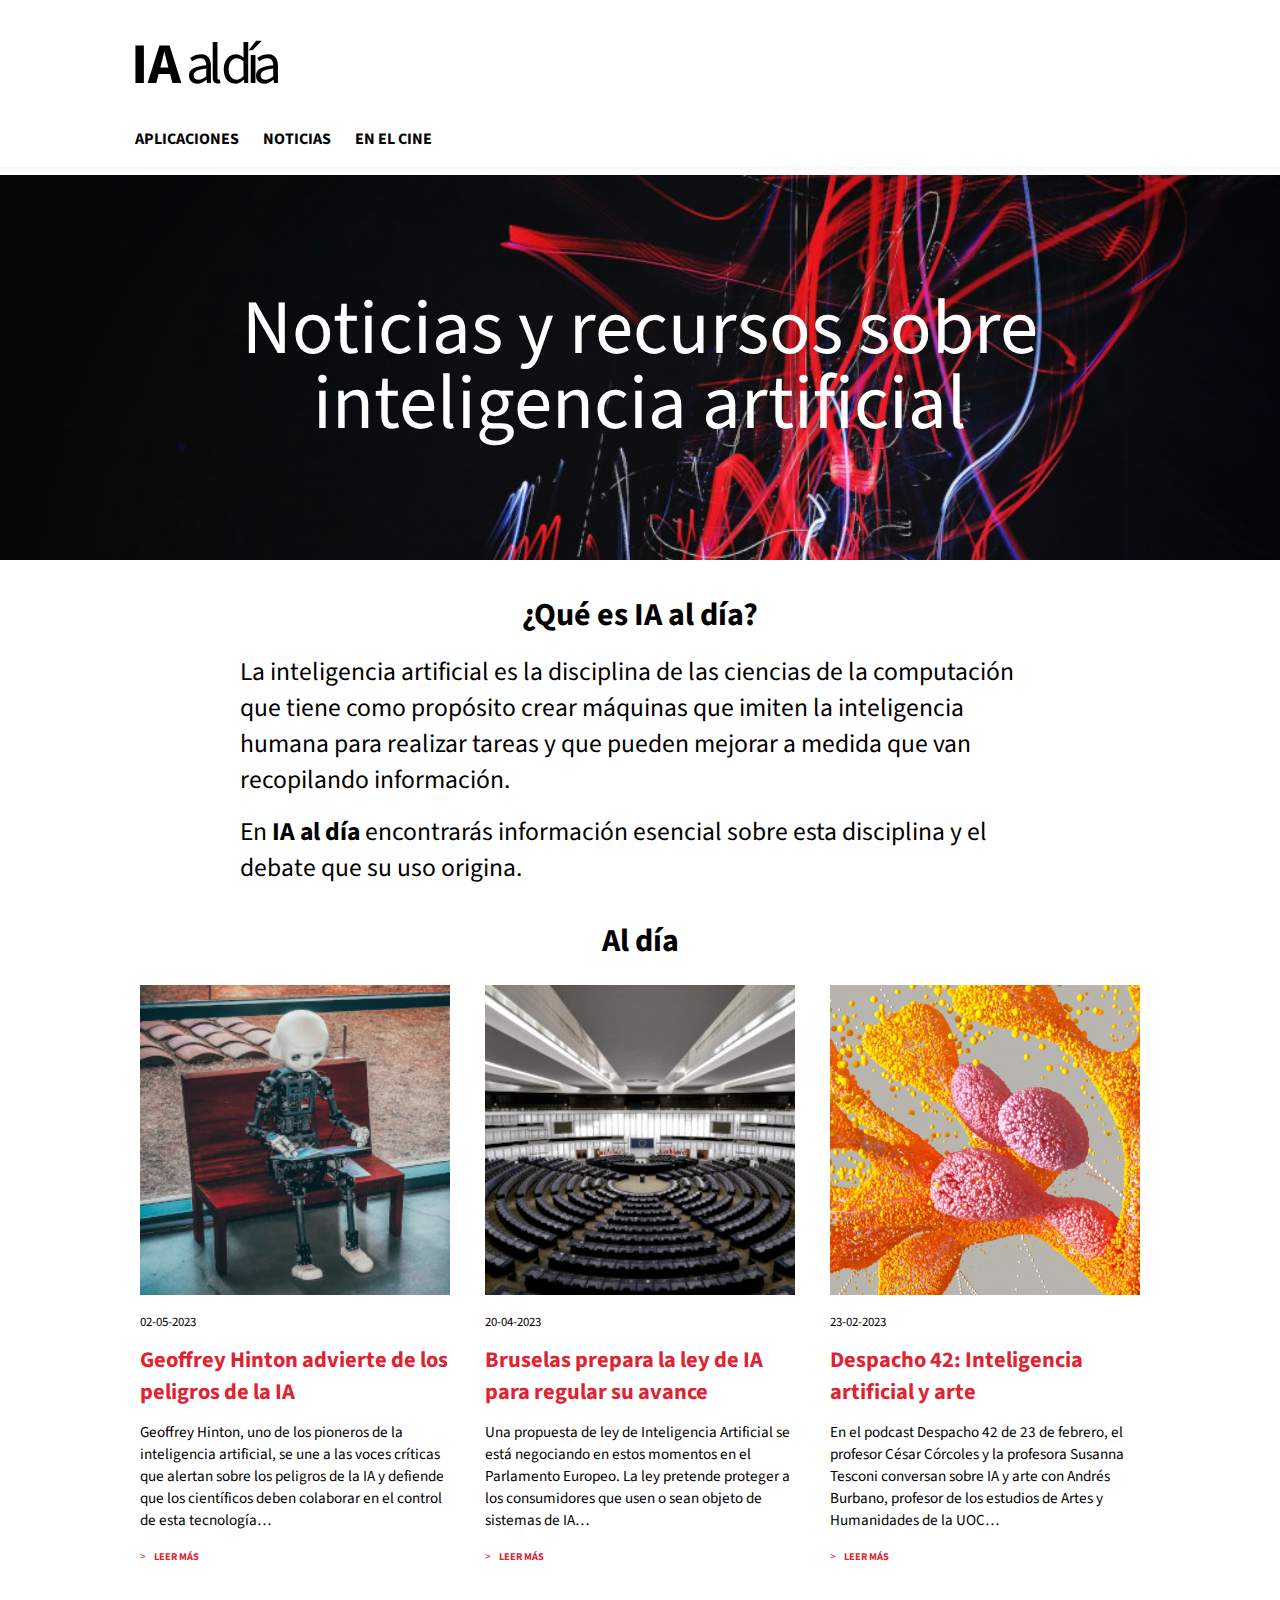
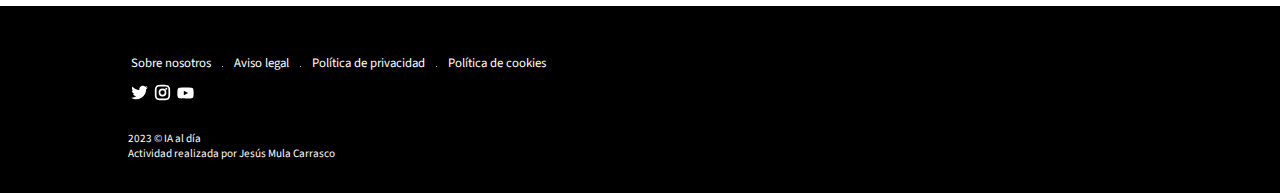
<file: index.html>
<!DOCTYPE html>
<html lang="es">
<head>
    <meta charset="UTF-8">
    <meta name="viewport" content="width=device-width, initial-scale=1.0">
    <title>Noticias IA</title>
    <link rel="stylesheet" href="css/style.css">
</head>
<body>
    <header>
        <h1><a href="index.html"><strong>IA</strong> al día</a></h1>
    </header>
    <nav id="sticky">
        <ul>
            <li><a href="aplicaciones.html">aplicaciones</a></li>
            <li><a href="">noticias</a></li>
            <li><a href="en-el-cine.html">en el cine</a></li>
        </ul>
    </nav>
    <main>
        <div>
            <h2>Noticias y recursos sobre inteligencia artificial</h2>
        </div>
        <article>
            <h3>¿Qué es IA al día?</h3>
            <p>La inteligencia artificial es la disciplina de las ciencias de la computación que tiene como propósito crear máquinas que imiten la inteligencia humana para realizar tareas y que pueden mejorar a medida que van recopilando información.</p>
            <p>En <strong>IA al día</strong> encontrarás información esencial sobre esta disciplina y el debate que su uso origina.</p>
        </article>
        <article>
            <h3 id="aldia">Al día</h3>
            <div>
                <section>
                    <figure>
                        <img src="img/n-geoffrey-hinton-thumbnail.jpg" alt="Robot en un banco contemblando una tablet">
                        <figcaption>02-05-2023</figcaption>
                    </figure>
                    <h4><a class="rojo-sin-sub" href="">Geoffrey Hinton advierte de los peligros de la IA</a></h4>
                    <p>Geoffrey Hinton, uno de los pioneros de la inteligencia artificial, se une a las voces críticas que alertan sobre los peligros de la IA y defiende que los científicos deben colaborar en el control de esta tecnología…</p>
                    <a class="rojo-sin-sub flecha" href="">LEER MÁS</a>
                </section>
                <section>
                    <figure>
                        <img src="img/n-ue-ia-thumbnail.jpg" alt="Imagen del parlamento europeo">
                        <figcaption>20-04-2023</figcaption>
                    </figure>
                    <h4><a class="rojo-sin-sub" href="">Bruselas prepara la ley de IA para regular su avance</a></h4>
                    <p>Una propuesta de ley de Inteligencia Artificial se está negociando en estos momentos en el Parlamento Europeo. La ley pretende proteger a los consumidores que usen o sean objeto de sistemas de IA…</p>
                    <a class="rojo-sin-sub flecha" href="">LEER MÁS</a>
                </section>
                <section>
                    <figure>
                        <div><img src="img/n-despacho42.jpg" alt="Imagen artística generada por IA representando ramas redondeadas de color naranja y rosa formadas por pequeñas bolitas"></div>
                        <figcaption>23-02-2023</figcaption>
                    </figure>
                    <h4><a class="rojo-sin-sub" href="despacho-42.html">Despacho 42: Inteligencia artificial y arte</a></h4>
                    <p>En el podcast Despacho 42 de 23 de febrero, el profesor César Córcoles y la profesora Susanna Tesconi conversan sobre IA y arte con Andrés Burbano, profesor de los estudios de Artes y Humanidades de la UOC…</p>
                    <a class="rojo-sin-sub flecha" href="despacho-42.html">LEER MÁS</a>
                </section>
            </div>
            
        </article>
    </main>
    <footer>
        <div>
            <ul>
                <li><a href="">Sobre nosotros</a></li>
                <li><a href="">Aviso legal</a></li>
                <li><a href="">Política de privacidad</a></li>
                <li><a href="">Política de cookies</a></li>
            </ul>
            <div id="rrss">
                <a href=""><img src="img/twitter.svg" alt="twitter"></a>
                <a href=""><img src="img/instagram.svg" alt="instagram"></a>
                <a href=""><img src="img/youtube.svg" alt="youtube"></a>
            </div>
            <div>
                <p>2023 © IA al día</p>
                <p>Actividad realizada por Jesús Mula Carrasco</p>
            </div>
        </div>
    </footer>
</body>
</html>
</file>
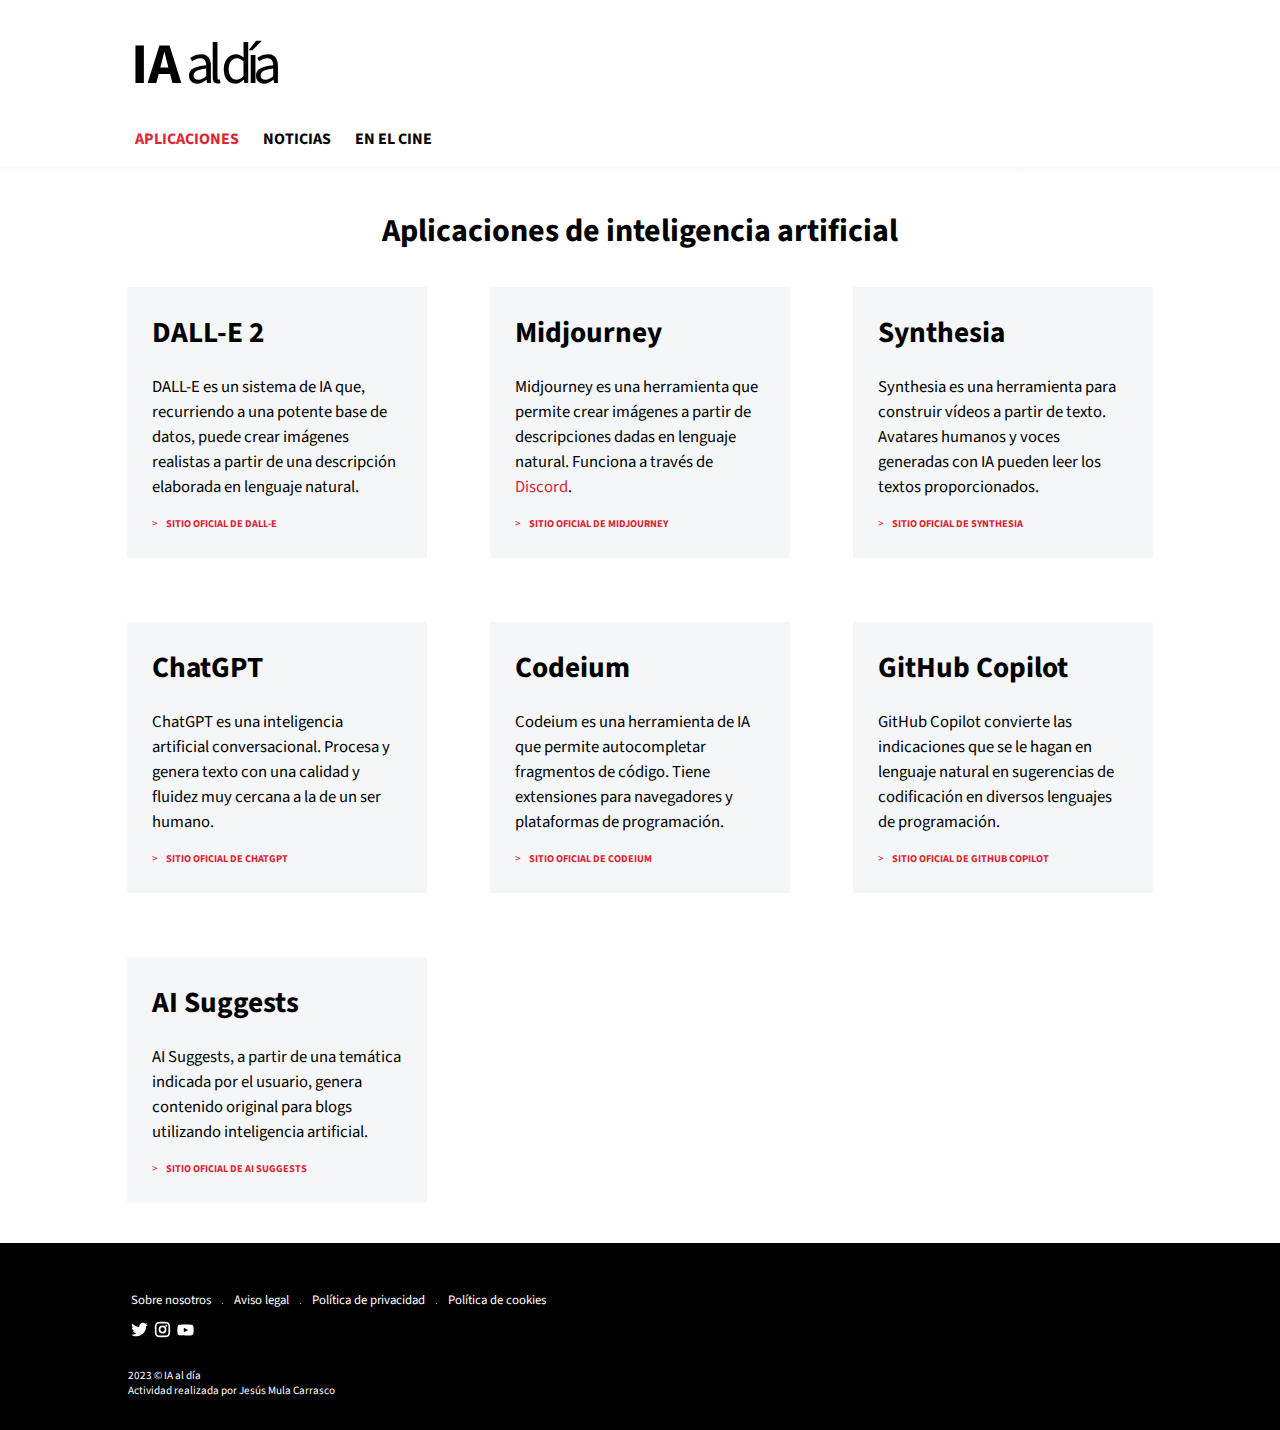
<file: aplicaciones.html>
<!DOCTYPE html>
<html lang="es">
<head>
    <meta charset="UTF-8">
    <meta name="viewport" content="width=device-width, initial-scale=1.0">
    <title>Aplicaciones inteligencia artificial</title>
    <link rel="stylesheet" href="css/style.css">
</head>
<body>
    <header>
        <h1><a href="index.html"><strong>IA</strong> al día</a></h1>
    </header>
    <nav id="sticky">
        <ul>
            <li><a id="activo" href="aplicaciones.html">aplicaciones</a></li>
            <li><a href="">noticias</a></li>
            <li><a href="en-el-cine.html">en el cine</a></li>
        </ul>
    </nav>
    <h2 id="titulo">Aplicaciones de inteligencia artificial</h2>
    <main id="app">
        <article>
            <h3>DALL-E 2</h3>
            <p>DALL-E es un sistema de IA que, recurriendo a una potente base de datos, puede crear imágenes realistas a partir de una descripción elaborada en lenguaje natural.</p>
            <a class="rojo-sin-sub flecha" href="https://openai.com/product/dall-e-2">Sitio oficial de DALL-E</a>
        </article>
        <article>
            <h3>Midjourney</h3>
            <p>Midjourney es una herramienta que permite crear imágenes a partir de descripciones dadas en lenguaje natural. Funciona a través de <a href="https://discord.com">Discord</a>.</p>
            <a class="rojo-sin-sub flecha" href="https://www.midjourney.com/home/">Sitio oficial de Midjourney</a>
        </article>
        <article>
            <h3>Synthesia</h3>
            <p>Synthesia es una herramienta para construir vídeos a partir de texto. Avatares humanos y voces generadas con IA pueden leer los textos proporcionados.</p>
            <a class="rojo-sin-sub flecha" href="https://www.synthesia.io/">Sitio oficial de Synthesia</a>
        </article>
        <article>
            <h3>ChatGPT</h3>
            <p>ChatGPT es una inteligencia artificial conversacional. Procesa y genera texto con una calidad y fluidez muy cercana a la de un ser humano.</p>
            <a class="rojo-sin-sub flecha" href="https://chat.openai.com/">Sitio oficial de ChatGPT</a>
        </article>
        <article>
            <h3>Codeium</h3>
            <p>Codeium es una herramienta de IA que permite autocompletar fragmentos de código. Tiene extensiones para navegadores y plataformas de programación.</p>
            <a class="rojo-sin-sub flecha" href="https://codeium.com/">Sitio oficial de Codeium</a>
        </article>
        <article>
            <h3>GitHub Copilot</h3>
            <p>GitHub Copilot convierte las indicaciones que se le hagan en lenguaje natural en sugerencias de codificación en diversos lenguajes de programación.</p>
            <a class="rojo-sin-sub flecha" href="https://github.com/features/copilot">Sitio oficial de GitHub Copilot</a>
        </article>
        <article>
            <h3>AI Suggests</h3>
            <p>AI Suggests, a partir de una temática indicada por el usuario, genera contenido original para blogs utilizando inteligencia artificial.</p>
            <a class="rojo-sin-sub flecha" href="https://ai-suggests.com/">Sitio oficial de AI Suggests</a>
        </article>
    </main>
    <footer>
        <div>
            <ul>
                <li><a href="">Sobre nosotros</a></li>
                <li><a href="">Aviso legal</a></li>
                <li><a href="">Política de privacidad</a></li>
                <li><a href="">Política de cookies</a></li>
            </ul>
            <div id="rrss">
                <a href=""><img src="img/twitter.svg" alt="twitter"></a>
                <a href=""><img src="img/instagram.svg" alt="instagram"></a>
                <a href=""><img src="img/youtube.svg" alt="youtube"></a>
            </div>
            <div>
                <p>2023 © IA al día</p>
                <p>Actividad realizada por Jesús Mula Carrasco</p>
            </div>
        </div>
    </footer>
</body>
</html>
</file>
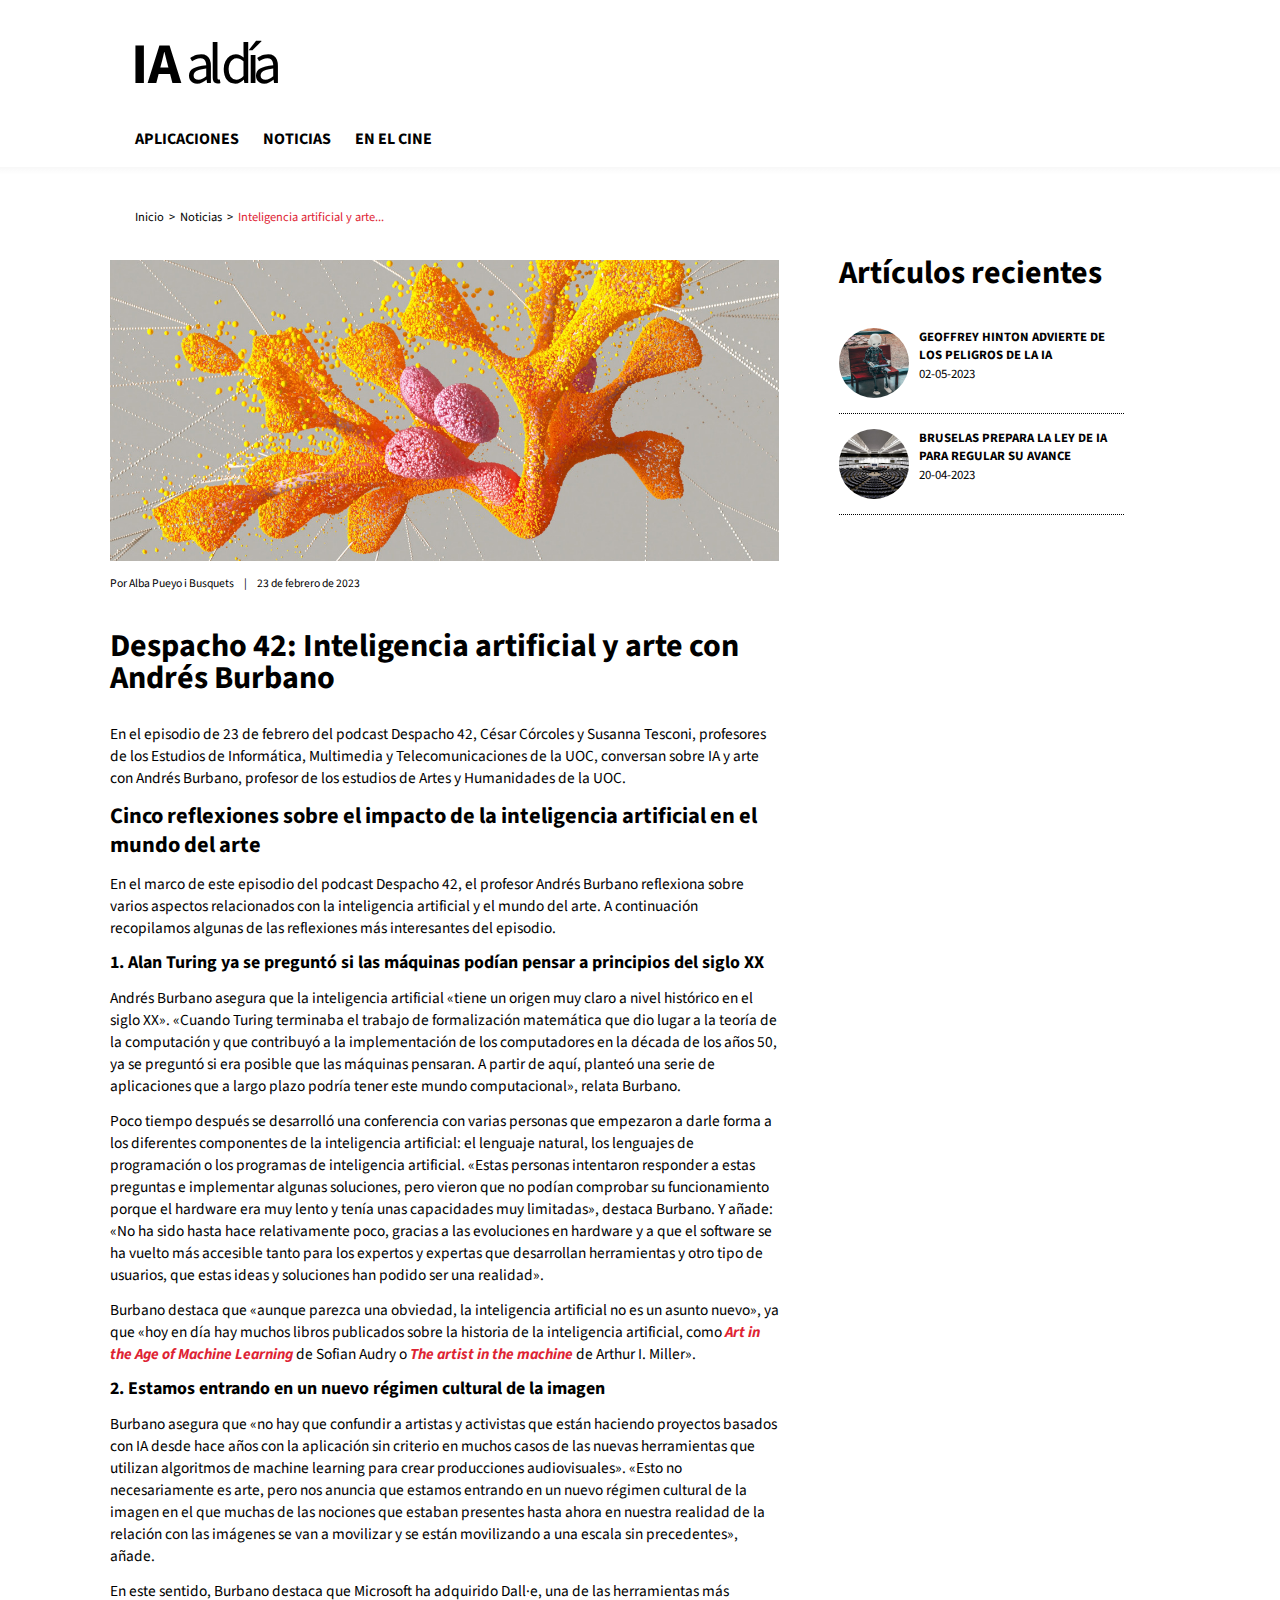
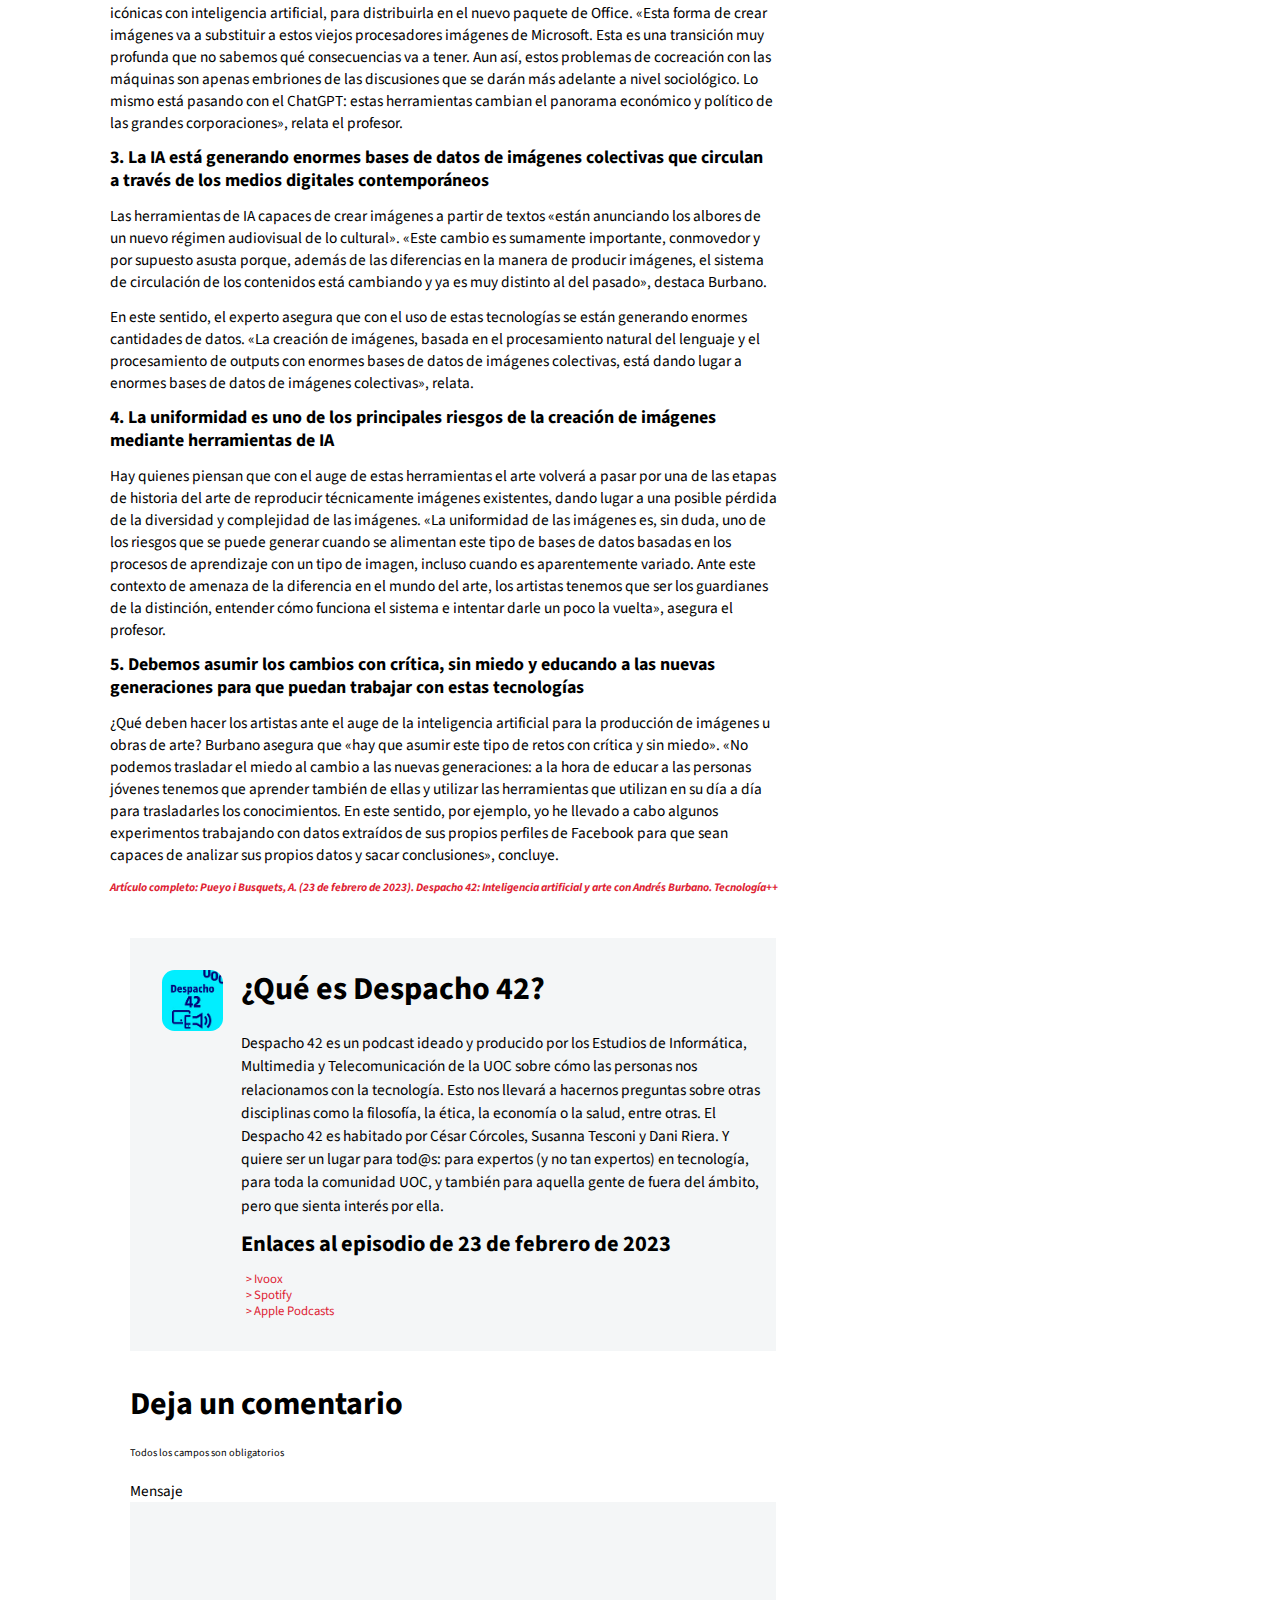
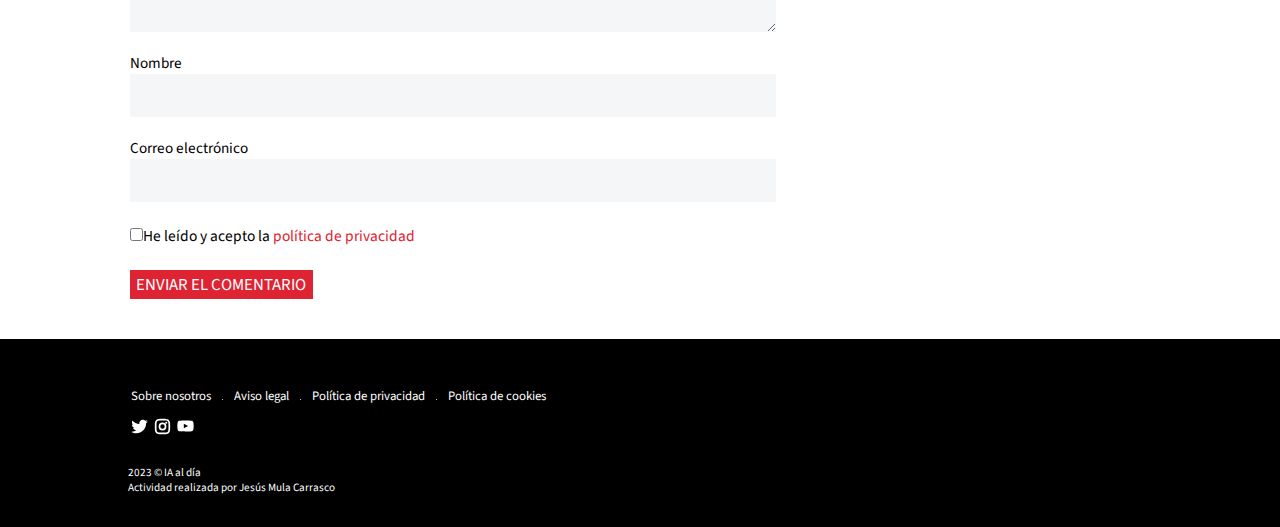
<file: despacho-42.html>
<!DOCTYPE html>
<html lang="es">
<head>
    <meta charset="UTF-8">
    <meta name="viewport" content="width=device-width, initial-scale=1.0">
    <title>Despacho 42 podcast</title>
    <link rel="stylesheet" href="css/style.css">
</head>
<body>
    <header>
        <h1><a href="index.html"><strong>IA</strong> al día</a></h1>
    </header>
    <nav id="sticky">
        <ul>
            <li><a href="aplicaciones.html">aplicaciones</a></li>
            <li><a href="">noticias</a></li>
            <li><a href="en-el-cine.html">en el cine</a></li>
        </ul>
    </nav>
    <main id="despacho">
        <div id="breadcrumbs">
            <a href="index.html">Inicio</a> &gt;
            <a href="">Noticias</a> &gt;
            <span class="activo">Inteligencia artificial y arte...</span>
        </div>
        <article>
            <figure>
                <img src="img/n-despacho42-post.jpg" alt="Imagen artística generada por IA representando ramas redondeadas de color naranja y rosa formadas por pequeñas bolitas">
                <figcaption><span>Por Alba Pueyo i Busquets</span><span>23 de febrero de 2023</span></figcaption>
            </figure>
            <h2 id="titulo">Despacho 42: Inteligencia artificial y arte con Andrés Burbano</h2>
            <p>En el episodio de 23 de febrero del podcast Despacho 42, César Córcoles y Susanna Tesconi, profesores de los Estudios de Informática, Multimedia y Telecomunicaciones de la UOC, conversan sobre IA y arte con Andrés Burbano, profesor de los estudios de Artes y Humanidades de la UOC.</p>
            <h3>Cinco reflexiones sobre el impacto de la inteligencia artificial en el mundo del arte</h3>
            <p>En el marco de este episodio del podcast Despacho 42, el profesor Andrés Burbano reflexiona sobre varios aspectos relacionados con la inteligencia artificial y el mundo del arte. A continuación recopilamos algunas de las reflexiones más interesantes del episodio.</p>
            <h4>1. Alan Turing ya se preguntó si las máquinas podían pensar a principios del siglo XX</h4>
            <p>Andrés Burbano asegura que la inteligencia artificial &laquo;tiene un origen muy claro a nivel histórico en el siglo XX&raquo;. &laquo;Cuando Turing terminaba el trabajo de formalización matemática que dio lugar a la teoría de la computación y que contribuyó a la implementación de los computadores en la década de los años 50, ya se preguntó si era posible que las máquinas pensaran. A partir de aquí, planteó una serie de aplicaciones que a largo plazo podría tener este mundo computacional&raquo;, relata Burbano.</p>
            <p>Poco tiempo después se desarrolló una conferencia con varias personas que empezaron a darle forma a los diferentes componentes de la inteligencia artificial: el lenguaje natural, los lenguajes de programación o los programas de inteligencia artificial. &laquo;Estas personas intentaron responder a estas preguntas e implementar algunas soluciones, pero vieron que no podían comprobar su funcionamiento porque el hardware era muy lento y tenía unas capacidades muy limitadas&raquo;, destaca Burbano. Y añade: &laquo;No ha sido hasta hace relativamente poco, gracias a las evoluciones en hardware y a que el software se ha vuelto más accesible tanto para los expertos y expertas que desarrollan herramientas y otro tipo de usuarios, que estas ideas y soluciones han podido ser una realidad&raquo;.</p>
            <p>Burbano destaca que &laquo;aunque parezca una obviedad, la inteligencia artificial no es un asunto nuevo&raquo;, ya que &laquo;hoy en día hay muchos libros publicados sobre la historia de la inteligencia artificial, como <a href="https://mitpress.mit.edu/9780262046183/art-in-the-age-of-machine-learning/"><cite>Art in the Age of Machine Learning</cite></a> de Sofian Audry o <a href="https://www.artistinthemachine.net/"><cite>The artist in the machine</cite></a> de Arthur I. Miller&raquo;.</p>
            <h4>2. Estamos entrando en un nuevo régimen cultural de la imagen</h4>
            <p>Burbano asegura que &laquo;no hay que confundir a artistas y activistas que están haciendo proyectos basados con IA desde hace años con la aplicación sin criterio en muchos casos de las nuevas herramientas que utilizan algoritmos de machine learning para crear producciones audiovisuales&raquo;. &laquo;Esto no necesariamente es arte, pero nos anuncia que estamos entrando en un nuevo régimen cultural de la imagen en el que muchas de las nociones que estaban presentes hasta ahora en nuestra realidad de la relación con las imágenes se van a movilizar y se están movilizando a una escala sin precedentes&raquo;, añade.</p>
            <p>En este sentido, Burbano destaca que Microsoft ha adquirido Dall·e, una de las herramientas más icónicas con inteligencia artificial, para distribuirla en el nuevo paquete de Office. &laquo;Esta forma de crear imágenes va a substituir a estos viejos procesadores imágenes de Microsoft. Esta es una transición muy profunda que no sabemos qué consecuencias va a tener. Aun así, estos problemas de cocreación con las máquinas son apenas embriones de las discusiones que se darán más adelante a nivel sociológico. Lo mismo está pasando con el ChatGPT: estas herramientas cambian el panorama económico y político de las grandes corporaciones&raquo;, relata el profesor.</p>
            <h4>3. La IA está generando enormes bases de datos de imágenes colectivas que circulan a través de los medios digitales contemporáneos</h4>
            <p>Las herramientas de IA capaces de crear imágenes a partir de textos &laquo;están anunciando los albores de un nuevo régimen audiovisual de lo cultural&raquo;. &laquo;Este cambio es sumamente importante, conmovedor y por supuesto asusta porque, además de las diferencias en la manera de producir imágenes, el sistema de circulación de los contenidos está cambiando y ya es muy distinto al del pasado&raquo;, destaca Burbano.</p>
            <p>En este sentido, el experto asegura que con el uso de estas tecnologías se están generando enormes cantidades de datos. &laquo;La creación de imágenes, basada en el procesamiento natural del lenguaje y el procesamiento de outputs con enormes bases de datos de imágenes colectivas, está dando lugar a enormes bases de datos de imágenes colectivas&raquo;, relata.  </p>
            <h4>4. La uniformidad es uno de los principales riesgos de la creación de imágenes mediante herramientas de IA</h4>
            <p>Hay quienes piensan que con el auge de estas herramientas el arte volverá a pasar por una de las etapas de historia del arte de reproducir técnicamente imágenes existentes, dando lugar a una posible pérdida de la diversidad y complejidad de las imágenes. &laquo;La uniformidad de las imágenes es, sin duda, uno de los riesgos que se puede generar cuando se alimentan este tipo de bases de datos basadas en los procesos de aprendizaje con un tipo de imagen, incluso cuando es aparentemente variado. Ante este contexto de amenaza de la diferencia en el mundo del arte, los artistas tenemos que ser los guardianes de la distinción, entender cómo funciona el sistema e intentar darle un poco la vuelta&raquo;, asegura el profesor.  </p>
            <h4>5. Debemos asumir los cambios con crítica, sin miedo y educando a las nuevas generaciones para que puedan trabajar con estas tecnologías</h4>
            <p>¿Qué deben hacer los artistas ante el auge de la inteligencia artificial para la producción de imágenes u obras de arte? Burbano asegura que &laquo;hay que asumir este tipo de retos con crítica y sin miedo&raquo;. &laquo;No podemos trasladar el miedo al cambio a las nuevas generaciones: a la hora de educar a las personas jóvenes tenemos que aprender también de ellas y utilizar las herramientas que utilizan en su día a día para trasladarles los conocimientos. En este sentido, por ejemplo, yo he llevado a cabo algunos experimentos trabajando con datos extraídos de sus propios perfiles de Facebook para que sean capaces de analizar sus propios datos y sacar conclusiones&raquo;, concluye.</p>        
            <p id="enlaceArticulo"><a id="enlace" href="https://blogs.uoc.edu/informatica/despacho-42-inteligencia-artificial-y-arte/">Artículo completo: Pueyo i Busquets, A. (23 de febrero de 2023). Despacho 42: Inteligencia artificial y arte con Andrés Burbano. Tecnología++</a></p>
        </article>
        <div id="queesdespacho42">
            <div id="logoDespacho42"></div>
            <div>
                <h2>¿Qué es Despacho 42?</h2>
                <p>Despacho 42 es un podcast ideado y producido por los Estudios de Informática, Multimedia y Telecomunicación de la UOC sobre cómo las personas nos relacionamos con la tecnología. Esto nos llevará a hacernos preguntas sobre otras disciplinas como la filosofía, la ética, la economía o la salud, entre otras. El Despacho 42 es habitado por César Córcoles, Susanna Tesconi y Dani Riera. Y quiere ser un lugar para tod@s: para expertos (y no tan expertos) en tecnología, para toda la comunidad UOC, y también para aquella gente de fuera del ámbito, pero que sienta interés por ella.</p>
                <h3>Enlaces al episodio de 23 de febrero de 2023</h3>
                <div>
                    <a class="rojo" href="https://go.ivoox.com/rf/103575056?utm_source=embed_audio_new&utm_medium=share&utm_campaign=new_embeds">Ivoox</a>
                    <a class="rojo" href="https://open.spotify.com/episode/5a7qHBmOFktjCaqlAKgEz1?si=aa986f248ee14acb">Spotify</a>
                    <a class="rojo" href="https://podcasts.apple.com/us/podcast/despacho-42-tecnolog%C3%ADa-y-arte-con-andr%C3%A9s-burbano/id1499615619?i=1000601274966">Apple Podcasts</a>
                </div>
            </div>
        </div>
        <form action="despacho-42.html">
            <h2>Deja un comentario</h2>
            <p>Todos los campos son obligatorios</p>
            <label for="mensaje">Mensaje</label>
            <textarea name="mensaje" id="mensaje" cols="30" rows="10"></textarea>
            <label for="nombre">Nombre</label>
            <input type="text" id="nombre" name="nombre">
            <label for="email">Correo electrónico</label>
            <input type="email" id="email" name="email">
            <div>
                <input type="checkbox" id="privacidad" name="privacidad"><label for="privacidad">He leído y acepto la <a class="privacidad" href="">política de privacidad</a></label>
            </div>
            <input id="enviar" type="submit" value="Enviar el comentario">
            
        </form>
        <aside>
            <h2>Artículos recientes</h2>
            <figure>
                <img src="img/n-geoffrey-hinton-thumbnail.jpg" alt="">
                <p>Geoffrey Hinton advierte de los peligros de la IA</p>
                <figcaption>02-05-2023</figcaption>
            </figure>
            <figure>
                <img src="img/n-ue-ia-thumbnail.jpg" alt="">
                <p>Bruselas prepara la ley de IA para regular su avance</p>
                <figcaption>20-04-2023</figcaption>
            </figure>
        </aside>
    </main>
    <footer>
        <div>
            <ul>
                <li><a href="">Sobre nosotros</a></li>
                <li><a href="">Aviso legal</a></li>
                <li><a href="">Política de privacidad</a></li>
                <li><a href="">Política de cookies</a></li>
            </ul>
            <div id="rrss">
                <a href=""><img src="img/twitter.svg" alt="twitter"></a>
                <a href=""><img src="img/instagram.svg" alt="instagram"></a>
                <a href=""><img src="img/youtube.svg" alt="youtube"></a>
            </div>
            <div>
                <p>2023 © IA al día</p>
                <p>Actividad realizada por Jesús Mula Carrasco</p>
            </div>
        </div>
    </footer>
</body>
</html>
</file>
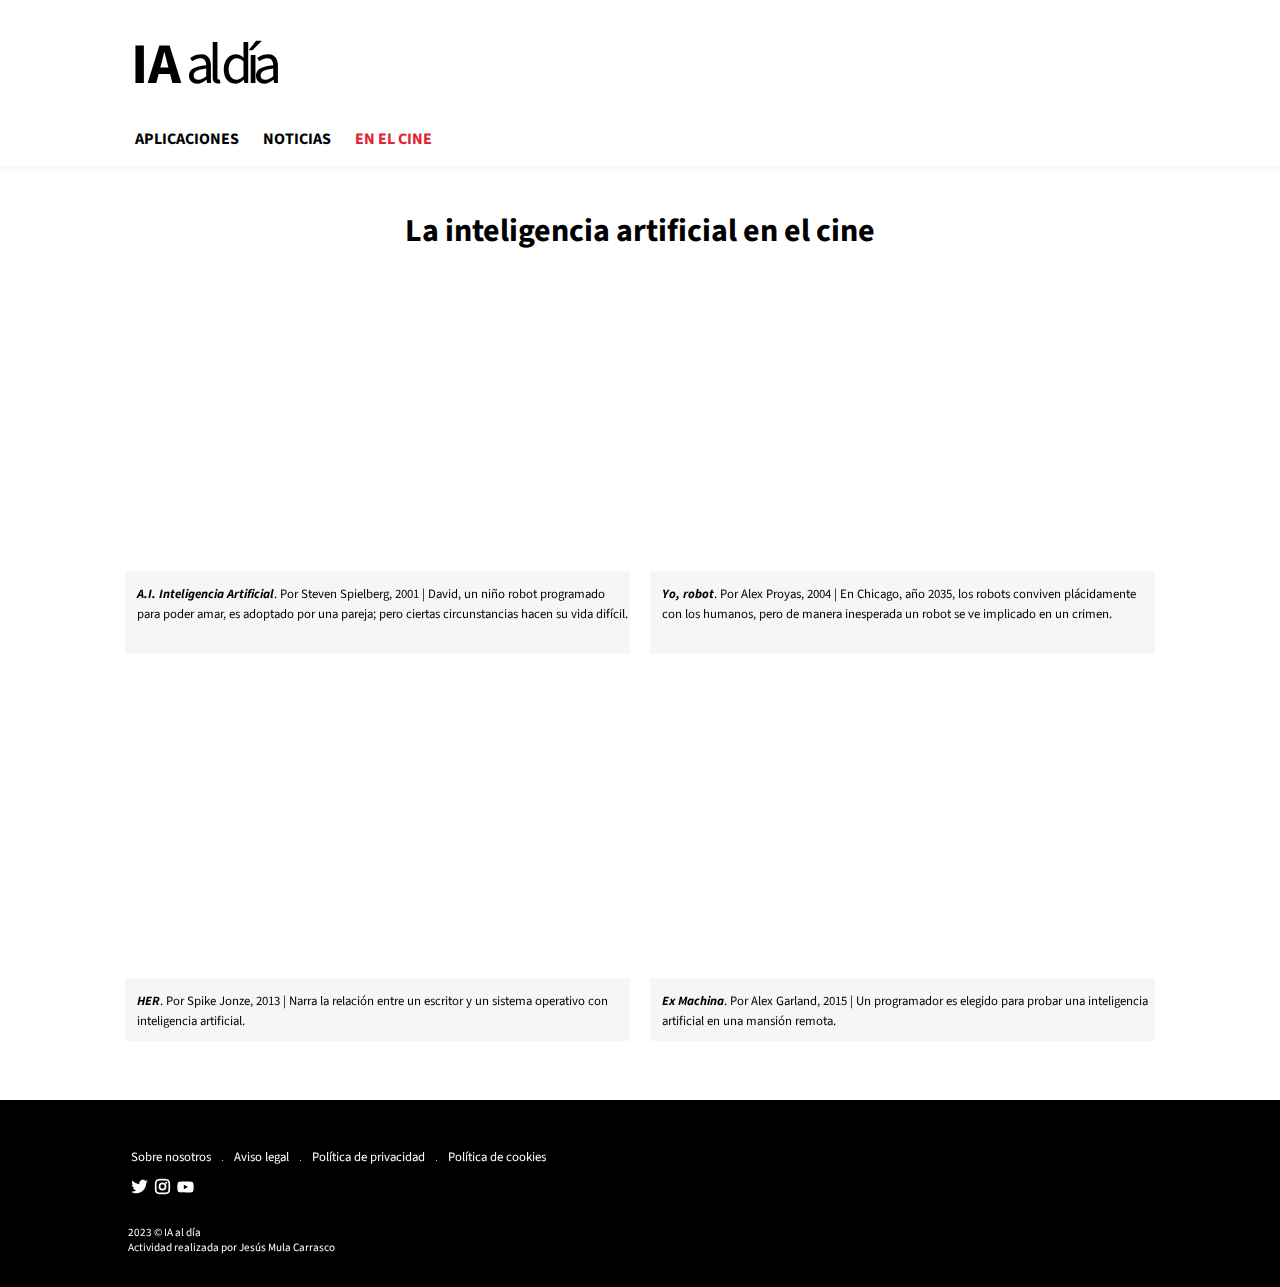
<file: en-el-cine.html>
<!DOCTYPE html>
<html lang="es">
<head>
    <meta charset="UTF-8">
    <meta name="viewport" content="width=device-width, initial-scale=1.0">
    <title>IA en el cine</title>
    <link rel="stylesheet" href="css/style.css">
</head>
<body>
    <header>
        <h1><a href="index.html"><strong>IA</strong> al día</a></h1>
    </header>
    <nav id="sticky">
        <ul>
            <li><a href="aplicaciones.html">aplicaciones</a></li>
            <li><a href="">noticias</a></li>
            <li><a id="activo" href="en-el-cine.html">en el cine</a></li>
        </ul>
    </nav>
    <main id="peliculas">
        <h2 id="titulo">La inteligencia artificial en el cine</h2>
        <div>
            <figure>
                <iframe width="560" height="315" src="https://www.youtube.com/embed/_19pRsZRiz4?si=XowkFBqvhasgaJAx" title="YouTube video player" allow="accelerometer; autoplay; clipboard-write; encrypted-media; gyroscope; picture-in-picture; web-share" allowfullscreen></iframe>
                <figcaption><cite>A.I. Inteligencia Artificial</cite>. Por Steven Spielberg, 2001 | David, un niño robot programado para poder amar, es adoptado por una pareja; pero ciertas circunstancias hacen su vida difícil.</figcaption>
            </figure>
            <figure>
                <iframe width="560" height="315" src="https://www.youtube.com/embed/xR3TT0nSORc?si=ZMt3Xh65cQCb4yj_" title="YouTube video player" allow="accelerometer; autoplay; clipboard-write; encrypted-media; gyroscope; picture-in-picture; web-share" allowfullscreen></iframe>
                <figcaption><cite>Yo, robot</cite>. Por Alex Proyas, 2004 | En Chicago, año 2035, los robots conviven plácidamente con los humanos, pero de manera inesperada un robot se ve implicado en un crimen.</figcaption>
            </figure>
            <figure>
                <iframe width="560" height="315" src="https://www.youtube.com/embed/UVMcpZ42BkA?si=giSwtQ0F5FKrodTW" title="YouTube video player" allow="accelerometer; autoplay; clipboard-write; encrypted-media; gyroscope; picture-in-picture; web-share" allowfullscreen></iframe>
                <figcaption><cite>HER</cite>. Por Spike Jonze, 2013 | Narra la relación entre un escritor y un sistema operativo con inteligencia artificial.</figcaption>
            </figure>
            <figure>
                <iframe width="560" height="315" src="https://www.youtube.com/embed/sNExF5WYMaA?si=FujewnSPWgFo2qrH" title="YouTube video player" allow="accelerometer; autoplay; clipboard-write; encrypted-media; gyroscope; picture-in-picture; web-share" allowfullscreen></iframe>
                <figcaption><cite>Ex Machina</cite>. Por Alex Garland, 2015 | Un programador es elegido para probar una inteligencia artificial en una mansión remota.</figcaption>
            </figure>
        </div>
    </main>
    <footer>
        <div>
            <ul>
                <li><a href="">Sobre nosotros</a></li>
                <li><a href="">Aviso legal</a></li>
                <li><a href="">Política de privacidad</a></li>
                <li><a href="">Política de cookies</a></li>
            </ul>
            <div id="rrss">
                <a href=""><img src="img/twitter.svg" alt="twitter"></a>
                <a href=""><img src="img/instagram.svg" alt="instagram"></a>
                <a href=""><img src="img/youtube.svg" alt="youtube"></a>
            </div>
            <div>
                <p>2023 © IA al día</p>
                <p>Actividad realizada por Jesús Mula Carrasco</p>
            </div>
        </div>
    </footer>
</body>
</html>
</file>
<file: css/style.css>
@import url('https://fonts.googleapis.com/css2?family=Source+Sans+3:ital,wght@0,400;0,700;1,400;1,700&display=swap');

*{
    padding: 0;
    margin: 0;
    border: 0;
    font-size: 100%;
    font: inherit;
    list-style: none;
    vertical-align: baseline;
    text-decoration: none;
    font-family: 'Source Sans 3', sans-serif;
}

strong {
    font-weight: bold;
}

header, nav{
    margin: auto;
    text-align: center;
    background-color: #ffffff;
    top: 0;
}
header > h1{
    font-size: 3rem;
    padding-top: 1.5rem;
}

nav {
    margin-top: -1rem;
    padding-top: 1.5rem;
    position: sticky;
}

h1 > a{
    letter-spacing: -7px;
}
h1 > a:hover, nav > ul > li > a:hover{
    color: rgba(0, 0, 0, 0.5);
}

h1 > a > strong {
    letter-spacing: 0px;
}
h1> a, nav > ul > li > a{
    color: rgb(0, 0, 0);
}


nav::after {
    content: "";
    position: absolute;
    left: 0;
    bottom: 0;
    width: 100%;
    height: 8px;
    background: linear-gradient(to bottom, rgba(0,0,0,.03), rgba(0, 0, 0, 0.01), transparent); /* Gradiente para la sombra */
    z-index: -1;
  }

nav > ul > li > a{
    text-transform: uppercase;
    font-weight: bold;
    font-size: .8rem;
}

nav > ul {
    line-height: 1.5rem;
    padding-bottom: 2rem;
}

main > div{
    background-image: url(../img/bg-hero-home-m.jpg);
    background-size: cover;
    background-repeat: no-repeat;
    height: 200px;
    color: white;
    display: flex;
    justify-content: center;
    align-items: center;
    text-align: center;
    font-size: 1.7rem;
    max-height: 385px;
}

#titulo {
    font-size: 2rem;
    font-weight: bold;
    line-height: 2rem;
    text-align: center;
    margin: auto;
    max-width: 370px;
}
div > h2 {
    max-width: 300px;
}


article > h3{
    text-align: center;
    font-size: 2rem;
    font-weight: bold;
    padding-top: 2rem;
    margin-bottom: 1rem;
}

#aldia {
    margin-bottom: -1rem;
}

main > article:first-child > h3 {
    margin-bottom: 3rem;
}
article {
    margin: auto;
    max-width: 334px;
}

article > p {
    padding-bottom: 1rem;
}

article > div > section {
    margin: auto;
    width: 82%;
}

article > div > section > p {
    font-size: 0.95rem;
}

article > div > section > a {
    font-size: 0.7rem;
}

img {
    width: 100%;
}




.rojo-sin-sub {
    color: rgb(222, 35, 51);
    font-weight: bold;
    font-size: 1.4rem;
}

section > h4 {
    padding: .8rem 0 .8rem 0;
}

section > figure > figcaption {
    padding-top: .8rem;
    font-size: .8rem;
}

.flecha {
    font-size: .65rem;
    text-transform: uppercase;
}

.flecha::before{
    font-size: 0.7rem;
    content: "> ";
    margin-right: 6px;
    font-weight: initial;
}

article > div > section > p {
    padding-bottom: .8rem;
}

article > div > section {
    padding-top: 2.3rem;
}

footer{
    margin-top: 2.5rem;
    background-color: #000000;
    color: #ffffff;
    text-align: center;
}
footer > div > ul > li > a {
    color: rgb(255, 255, 255);
}

footer > div > ul> li > a{
    display: block;
    font-size: .8rem;
}
footer > div > ul{
    padding: 3rem 0 .6rem 0;
}

footer > div > div:last-child{
    padding: 1.3rem 0 2rem 0;
    font-size: .7rem;
}

footer > div > ul > li > a:hover, #activo, .activo{
    color: rgb(222, 35, 51);
}
#rrss > a:hover {
    opacity: .7;
}
#rrss{
    display: flex;
    justify-content: center;
    align-items: center;
}
#rrss > a > img{
    width: 23px;
}

p > a {
    color: rgb(222, 35, 51);
}
p > a:hover{
    color: rgb(0, 0, 0);
    text-decoration: underline;
}
#app{
    display: grid;
    margin: auto;
    grid-template-columns: 1fr;
}

#app > article {
    background-color: #F4F6F7;
    max-width: 280px;
    padding: 25px;
    margin-bottom: 30px;
}

#app > article:last-child{
    margin-bottom: 0;
}

#app > article > h3 {
    font-size: 1.83rem;
    padding: 0;
    padding-bottom: 1.3rem;
    margin: 0;
    text-align: start;
}
#app > article > p{
    font-size: 1.04rem;
    line-height: 25px;
    padding-bottom: .7rem;
}

#peliculas {
    height: 1275px;
}

#peliculas > h2 {
    font-size: 1.8rem;
    width: 300px;
}

#peliculas > div{
    display: grid;
    background-image: none;

}

#peliculas > div > figure > iframe{
    width: 310px;
    height: 175px;
}

#peliculas > div > figure > figcaption{
    font-size: .86rem;
    line-height: normal;
    color: #000;
    background-color: #F4F6F7;
    padding: 15px;
    margin: auto;
    margin-top: -15px;
    margin-bottom: 20px;
    text-align: start;
    width: 280px;
}
#peliculas > div > figure > figcaption > cite {
    font-weight: bold;
    font-style: italic;
}

#titulo {
    padding: 30px;
}
body {
    overflow-x: hidden;
}

#despacho {
    text-align: start;
}
#breadcrumbs {
    font-size: .78rem;
    background-image: none;
    color: #000000;
    height: auto;
    justify-content: start;
    margin: auto;
    padding: 40px 40px;
}
#breadcrumbs > a {
    color: #000000;
    margin: 5px;
    padding: 0;
}
#breadcrumbs > a:hover {
    color: rgb(222, 35, 51);
}

#breadcrumbs > span {
    margin: 5px;
}

#despacho > article > figure > figcaption {
    font-size: .73rem;
    margin: 0;
    padding: 8px 0 22px 0;
}
#despacho > article > figure > figcaption > span:last-child::before{
    content: "|";
    margin: 10px;
}

#despacho > article > h2 {
    width: 350px;
    text-align: start;
    margin: 0 ;
    padding: 1rem 0;
}

#despacho > article > p {
    font-size: .96rem;
    width: 344px;
    margin: 0 ;
    padding: 13px 0;
}

#despacho > article > p:nth-child(8){
    padding: 0;
}

#despacho > article > p:nth-child(11){
    padding-bottom: 0;
}
#despacho > article > p:nth-child(14){
    padding-bottom: 0;
}

#despacho > article > p:nth-child(19) {
    padding-bottom: 0;
}

#enlace {
    color: rgb(222, 35, 51);
    font-style: italic;
    font-weight: bold;
    font-size: .72rem;
}
#enlace:hover {
    color: #000;
}
#enlaceArticulo  {
    width: 65%;
    line-height: .95rem;
}

#despacho > article > h3 {
    text-align: start;
    font-size: 1.4rem;
    width: 350px;
    margin: 0;
    padding: 0;
    line-height: 1.8rem;
}

#despacho > article > h4 {
    font-weight: bold;
    font-size: 1.12rem;
    width: 340px;
    line-height: 1.4rem;
    margin: 0;
}

p > a > cite {
    font-weight: bold;
    font-style: italic;
}

#queesdespacho42 {
    background-color: #F4F6F7;
    display: flex;
    flex-direction: column;
    max-width: 300px;
    min-height: 600px;
    background-image: none;
    font-size: 1rem;
    color: #000000;
    line-height: normal;
    text-align: start;
    align-items: start;
    justify-content: start;
    margin: auto;
    padding: 22px;
    margin-top: 30px ;
}
#queesdespacho42 > div:last-child{
    display: flex;
    flex-direction: column;
    margin: 28px 0 0 -14px;
    padding: 0;
    gap: 20px;
}

#queesdespacho42 > div:last-child > h2 {
    font-size: 2rem;
    font-weight: bold;
    min-width: 350px;
}

#queesdespacho42 > div:last-child > p {
    font-size: .96rem;
    line-height: 1.45rem;
    width: 308px;
}

#queesdespacho42 > div:last-child > h3 {
    font-size: 1.4rem;
    font-weight: bold;
    margin-top: -10px;
}

#queesdespacho42 > div:last-child > div {
    display: flex;
    flex-direction: column;
    font-weight: initial;
    margin-top: -10px;
}

#logoDespacho42 {
    background-image: url(../img/isologo-despacho42.jpg);
    background-size: contain;
    border-radius: 12.5px;
    padding: 40px;
    justify-content: start;
    align-items: start;
}

.rojo {
    color: rgb(222, 35, 51);
    text-transform: capitalize;
    font-size: .8rem;
    margin-left: 5px;
    margin-bottom: -2px;
}

.rojo::before {
    font-size: 0.75rem;
    content: "> ";
    margin-right: 0;
    font-weight: initial;
}

.rojo:hover, .privacidad:hover {
    color: #000;
    text-decoration: underline;
}

form {
    margin: auto ;
    margin-top: 30px;
    width: 350px;
    display: flex;
    flex-direction: column;
}

form > h2 {
    font-size: 2rem;
    font-weight: bold;
    margin-bottom: 18px;
}
form > p {
    font-size: .65rem;
}

form > label {
    margin-top: 20px;
    font-size: .95rem;
}

textarea{
    height: 130px;
    background-color: #F4F6F7;
    width: 350px;
}

form > input {
    background-color: #F4F6F7;
    width: 350px;
    height: 43px;
}
form > div {
    margin: 23px 0;
    font-size: .965rem;
}

form > div > label > a {
    color: #DE2333;
}

#enviar {
    width: 183px;
    height: 29px;
    text-align: start;
    padding-left: 6px;
    text-transform: uppercase;
    background-color: #DE2333;
    color: #ffffff;
    font-size: 1.05rem;
}

aside {
    margin: auto;
    margin-top: 50px;
    width: 350px;
}

aside > h2 {
    font-size: 2rem;
    font-weight: bold;
    margin-bottom: 2rem;
}

aside > figure {
    width: 285px;
    text-transform: uppercase;
    font-weight: bold;
    font-size: .8rem;
    display: flex;
    flex-flow: row wrap;
    margin-bottom: 15px;
    padding-bottom: 15px;
    border-bottom: 1px black dotted;
}

aside > figure > img{
    width: 70px;
    border-radius: 100px;
}

aside > figure > p {
    margin-left: 10px;
    width: 200px;
}

aside > figure > figcaption {
    font-weight: initial;
    min-width: 60px;
    margin: -33px 0 0 80px ;
}

@media (min-width:768px) and (max-width:1044px) {
    header > h1{
        font-size: 3.6rem;
    }
    h1 > a {
        letter-spacing: -8px;
    }
    main > div {
        font-size: 3rem;
        height: 310px;
    }
    main > div > h2 {
        max-width: 600px;
    }
    article {
        max-width: 650px;
    }
    article > p {
        font-size: 1.3rem;
    }
    article > div {
        display: flex;
        gap: 20px;
    }
    div > section > figure > figcaption {
        font-size: 1rem;
    }
    article > div > section > p {
        font-size: 1rem;
    }
    section {
        padding: 1px;
    }

    #app {
        grid-template-columns: 1fr 1fr;
        max-width: 660px;
    }
    #app > article {
        margin-bottom: 30px;
        max-width: 250px;
    }
    #titulo{
        max-width: none;
    }

    #peliculas {
        height: 1610px;
    }
    #peliculas > h2{
        font-size: 1.5rem;
        width: 400px;
    }
    #peliculas > div > figure > iframe {
        width: 515px;
        height: 290px;
        margin: -4px;
    }
    #peliculas > div > figure > figcaption {
        width: 495px;
        padding: 10px;
        font-size: .77rem;
    }
    #peliculas > div > figure {
        margin-bottom: 30px;
    }

    #despacho {
        min-height: 3700px;
    }
    #breadcrumbs {
        padding: 30px;
    }

    #despacho > article > h2 , #despacho > article > p , #despacho > article > h3 , #despacho > article > h4 {
        width: 100%;
    }

    #queesdespacho42 {
        display: flex;
        flex-direction: row;
        min-width: 610px;
        min-height: 370px;
        gap: 30px;
    }

    #queesdespacho42 > div > p{
        min-width: 520px;
    }

    form {
        width: 650px;
    }
    form > textarea , form > input {
        min-width: 650px;
    }

    #enviar {
        min-width: 180px;
    }
    
    aside > h2 {
        font-size: 2rem;
        font-weight: bold;
        margin-bottom: 2rem;
    }
    
    aside > figure {
        width: 400px;
        text-transform: uppercase;
        font-weight: bold;
        font-size: .8rem;
        display: flex;
        flex-flow: row wrap;
        margin-bottom: 15px;
        padding-bottom: 15px;
        border-bottom: 1px black dotted;
    }
    
    aside > figure > img{
        width: 100px;
        border-radius: 100px;
    }
    
    aside > figure > p {
        margin-left: 10px;
        width: 280px;
    }
    
    aside > figure > figcaption {
        font-weight: initial;
        min-width: 60px;
        margin: -62px 0 0 110px ;
    }
}

@media (min-width:1045px){
    header {
        padding-left: 131px;
        text-align: left;
        max-width: 2024px;
        min-width: 900px;
    }
    article {
        min-width: 1024px;
    }
    header > h1 {
        font-size: 3.6rem;
        padding-left: 0;
        padding-bottom: .8rem;
    }
    h1 > a{
        letter-spacing: -7px;
    }

    nav {
        padding-left: 135px;
    }
    nav > ul{
        display: flex;
        padding-bottom: 1.5rem;
    }
    nav > ul > li {
        padding-right: 1.5rem;
    }
    nav > ul > li > a {
        font-size: 1rem;
    }
    main > div {
        font-size: 4.8rem;
        line-height: 75px;
        height: 410px;
    }
    main > div > h2 {
        max-width: 800px;
    }
    article > p{
        font-size: 1.6rem;
        max-width: 800px;
        margin: auto;
    }
    article > p:last-child{
        padding-bottom: 0rem;
    } 

    main > article > div{
        display: flex;
        gap: 35px;
        max-width: 1000px;
        margin: auto;
    }
    footer > div{
        text-align: left;
        margin: auto;
        max-width: 1024px;
    }
    footer > div > ul{
        font-size: .6rem;
        display: flex;
        gap: 20px;
    }
    footer > div > ul > li{
        list-style: disc;
        font-size: 4px;
        padding-left: 3px;
    }

    footer > div > ul > li:first-child{
        list-style: none;
    }

    #rrss {
        justify-content: start;
    }

    #app > article {
        min-width: 0;
        margin-bottom: 4rem;
        max-width: 250px;
    }

    #app > article:last-child{
        margin-bottom: 0;
    }
    #app {
        grid-template-columns: 1fr 1fr 1fr;
        max-width: 1090px;
    }

    #titulo{
        max-width: none;
        padding: 40px;
    }

    #peliculas {
        height: 885px;
    }

    #peliculas > h2 {
        font-size: 2rem;
        width: 500px;
    }

    #peliculas > div {
        margin: auto;
        max-width: 1050px;
        grid-template-columns: 1fr 1fr;
    }
    #peliculas > div > figure > iframe {
        width: 505px;
        height: 285px;
    }
    #peliculas > div > figure {
        padding: 0;
        margin: 0;
        margin-bottom: 20px;
    }
    #peliculas > div > figure > figcaption{
        font-size: .8rem;
        width: 493px;
        height: 50px;
        padding: 13px 0 20px 12px;
        text-align: start;
        line-height: 20px;
    }
    #peliculas > div > figure:nth-child(3) > figcaption, #peliculas > div > figure:nth-child(4) > figcaption{
        padding-bottom: 0px;
    }

    #despacho {
        text-align: initial;
        display: flex;
        flex-flow: column wrap;
        max-height: 3500px;
        min-width: 1180px;
        max-width: 1400px;
    }
    #breadcrumbs {
        padding: 0;
        margin-left: 130px;
    }
    
    #despacho > article > figure > img{
        margin: 0 30px;
        max-width: 669.5px;
        width: 80%;
    }
    #despacho > article > figure > figcaption {
        font-size: .73rem;
        margin: 0 30px;
        padding: 8px 0 22px 0;
    }
    #despacho > article > figure > figcaption > span:last-child::before{
        content: "|";
        margin: 10px;
    }
    
    #despacho > article > h2 {
        width: 65%;
        text-align: start;
        margin: 0 30px;
        padding: 1rem 0;
    }
    
    #despacho > article > p {
        font-size: .96rem;
        width: 65.4%;
        margin: 0 30px;
        padding: 13px 0;
    }
    
    #despacho > article > p:nth-child(8){
        padding: 0;
    }
    
    #despacho > article > p:nth-child(11){
        padding-bottom: 0;
    }
    #despacho > article > p:nth-child(14){
        padding-bottom: 0;
    }
    
    #despacho > article > p:nth-child(19) {
        padding-bottom: 0;
    }
    
    #enlace {
        color: rgb(222, 35, 51);
        font-style: italic;
        font-weight: bold;
        font-size: .72rem;
    }



    #enlaceArticulo  {
        width: 65%;
        line-height: .95rem;
    }
    
    
    #despacho > article > h3 {
        text-align: start;
        font-size: 1.4rem;
        width: 65%;
        margin: 0 30px;
        padding: 0;
        line-height: 1.8rem;
    }
    
    #despacho > article > h4 {
        font-weight: bold;
        font-size: 1.12rem;
        width: 65%;
        line-height: 1.4rem;
        margin: 0 30px;
    }
    
    p > a > cite {
        font-weight: bold;
        font-style: italic;
    }
    
    #queesdespacho42 {
        background-color: #F4F6F7;
        display: flex;
        flex-direction: row;
        max-width: 50.5%;
        min-height: 413px;
        background-image: none;
        font-size: 1rem;
        color: #000000;
        line-height: normal;
        text-align: start;
        align-items: start;
        justify-content: start;
        margin: 30px 130px;
        padding: 0;
    }
    #queesdespacho42 > div:last-child{
        display: flex;
        flex-direction: column;
        width: 78%;
        margin: 28px 0 0 -14px;
        padding: 0;
        gap: 20px;
    }
    
    #queesdespacho42 > div:last-child > h2 {
        font-size: 2rem;
        font-weight: bold;
        min-width: 350px;
    }
    
    #queesdespacho42 > div:last-child > p {
        font-size: .96rem;
        line-height: 1.45rem;
        width: 530px;
    }
    
    #queesdespacho42 > div:last-child > h3 {
        font-size: 1.4rem;
        font-weight: bold;
        margin-top: -10px;
    }
    
    #queesdespacho42 > div:last-child > div {
        display: flex;
        flex-direction: column;
        font-weight: initial;
        margin-top: -10px;
    }
    
    #logoDespacho42 {
        background-image: url(../img/isologo-despacho42.jpg);
        background-size: contain;
        width: 61px;
        height: 61px;
        border-radius: 12.5px;
        margin: 32px;
        padding: 0;
    }
    
    .rojo {
        color: rgb(222, 35, 51);
        text-transform: capitalize;
        font-size: .8rem;
        margin-left: 5px;
        margin-bottom: -2px;
    }
    
    .rojo::before {
        font-size: 0.75rem;
        content: "> ";
        margin-right: 0;
        font-weight: initial;
    }
    
    form {
        margin: 0 130px;
        width: 65%;
        display: flex;
        flex-direction: column;
    }
    
    form > h2 {
        font-size: 2rem;
        font-weight: bold;
        margin-bottom: 18px;
    }
    form > p {
        font-size: .65rem;
    }
    
    form > label {
        margin-top: 20px;
        font-size: .95rem;
    }
    
    textarea{
        height: 130px;
        background-color: #F4F6F7;
        width: 77.6%;
    }
    
    form > input {
        background-color: #F4F6F7;
        width: 77.6%;
        height: 43px;
    }
    form > div {
        margin: 23px 0;
        font-size: .965rem;
    }
    
    form > div > label > a {
        color: #DE2333;
    }
    
    #enviar {
        width: 183px;
        height: 29px;
        text-align: start;
        padding-left: 6px;
        text-transform: uppercase;
        background-color: #DE2333;
        color: #ffffff;
        font-size: 1.05rem;
    }
    
    aside {
        margin-top: 75px;
        margin-left: -345px;
    }
    
    aside > h2 {
        font-size: 2rem;
        font-weight: bold;
        margin-bottom: 2rem;
    }
    
    aside > figure {
        width: 285px;
        text-transform: uppercase;
        font-weight: bold;
        font-size: .8rem;
        display: flex;
        flex-flow: row wrap;
        margin-bottom: 15px;
        padding-bottom: 15px;
        border-bottom: 1px black dotted;
    }
    
    aside > figure > img{
        width: 70px;
        border-radius: 100px;
    }
    
    aside > figure > p {
        margin-left: 10px;
        width: 200px;
    }
    
    aside > figure > figcaption {
        font-weight: initial;
        min-width: 60px;
        margin: -33px 0 0 80px ;
    }
}
</file>
